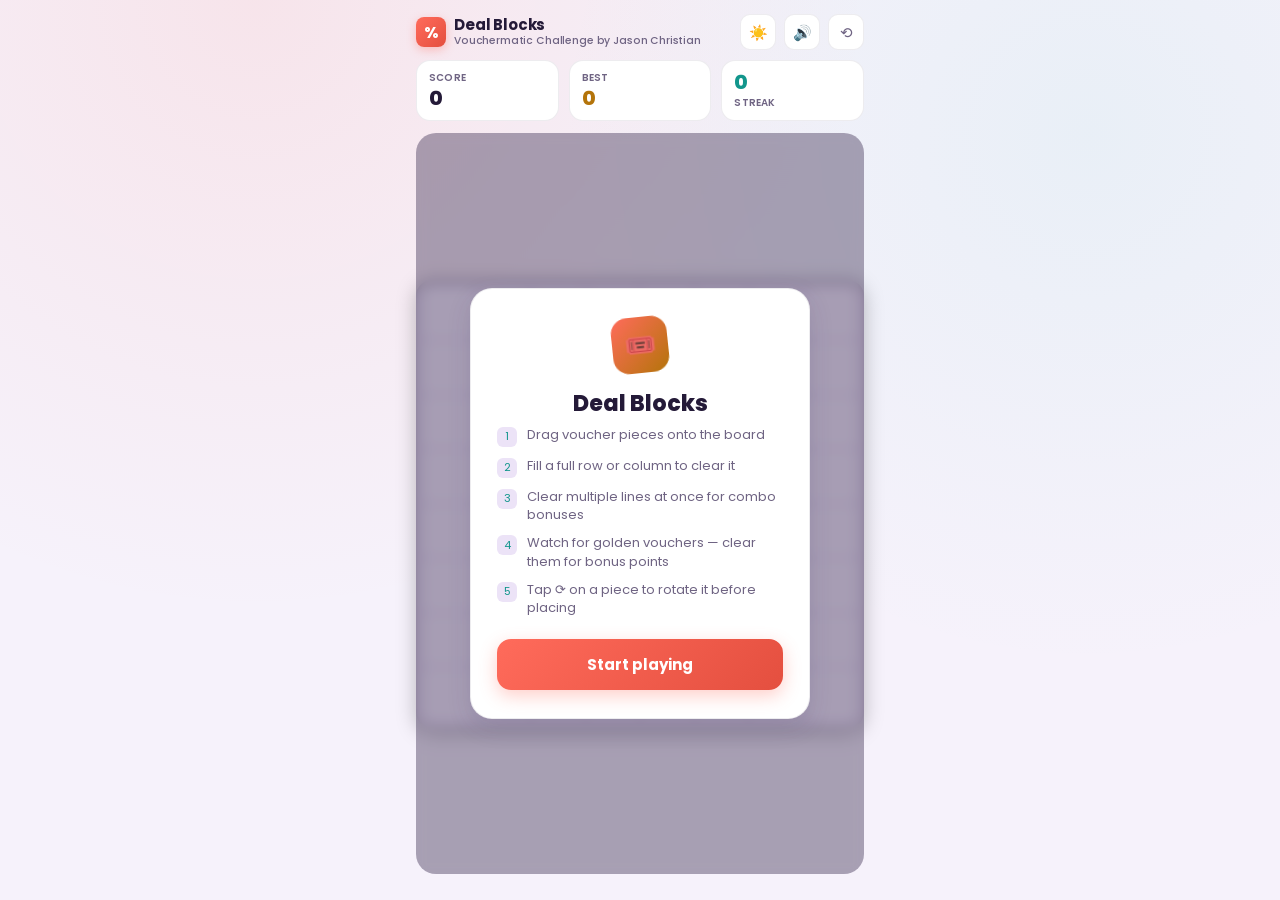
<file: index.html>
<!DOCTYPE html>
<html lang="en">
<head>
<meta charset="UTF-8">
<meta name="viewport" content="width=device-width, initial-scale=1.0, maximum-scale=1.0, user-scalable=no, viewport-fit=cover">
<title>Deal Blocks — Jason Christian</title>
<link rel="icon" type="image/svg+xml" href="data:image/svg+xml,%3Csvg xmlns='http://www.w3.org/2000/svg' viewBox='0 0 64 64'%3E%3Cdefs%3E%3ClinearGradient id='g' x1='0' y1='0' x2='1' y2='1'%3E%3Cstop offset='0' stop-color='%23FF6B5B'/%3E%3Cstop offset='1' stop-color='%23E44F3F'/%3E%3C/linearGradient%3E%3C/defs%3E%3Crect width='64' height='64' rx='16' fill='url(%23g)'/%3E%3Ctext x='32' y='43' font-family='Arial, sans-serif' font-weight='800' font-size='34' fill='%23fff' text-anchor='middle'%3E%25%3C/text%3E%3C/svg%3E">
<link rel="preconnect" href="https://fonts.googleapis.com">
<link href="https://fonts.googleapis.com/css2?family=Poppins:wght@400;500;600;700;800;900&display=swap" rel="stylesheet">
<link rel="stylesheet" href="deal-blocks.css">
</head>
<body>

<div id="app">

  <div id="srStatus" class="sr-only" role="status" aria-live="polite"></div>
  <p id="trayHelp" class="sr-only">Press Enter or Space on a piece to pick it up, use the arrow keys to move it over the board, Enter to place it, or Escape to cancel.</p>

  <div class="topbar">
    <div class="brand">
      <div class="brand-mark">%</div>
      <div class="brand-text">Deal Blocks
        <small>Vouchermatic Challenge by Jason Christian</small>
      </div>
    </div>
    <div class="topbar-actions">
      <div class="icon-btn" id="themeBtn" title="Toggle theme">🌙</div>
      <div class="icon-btn" id="muteBtn" title="Mute sound">🔊</div>
      <div class="icon-btn" id="restartBtn" title="Restart">⟲</div>
    </div>
  </div>

  <div class="score-strip">
    <div class="stat-card">
      <div class="label">SCORE</div>
      <div class="value" id="scoreVal">0</div>
    </div>
    <div class="stat-card best">
      <div class="label">BEST</div>
      <div class="value" id="bestVal">0</div>
    </div>
    <div class="stat-card streak">
      <div class="streak-row">
        <div class="value" id="streakVal">0</div>
        <span id="comboTag" class="combo-tag">COMBO</span>
      </div>
      <div class="label">STREAK</div>
    </div>
  </div>

  <div class="board-wrap">
    <div id="board" role="group" aria-label="Game board, 8 by 8"></div>
    <div class="overlay" id="gameOverOverlay">
      <div class="overlay-card">
        <div class="overlay-badge">🏷️</div>
        <h2>Deal's off!</h2>
        <p>No more room for your remaining vouchers. Here's how you did:</p>
        <div class="overlay-score">
          <div><div class="n" id="finalScore">0</div><div class="l">SCORE</div></div>
          <div><div class="n" id="finalBest">0</div><div class="l">BEST</div></div>
        </div>
        <button type="button" class="btn-primary" id="playAgainBtn">Play again</button>
      </div>
    </div>
    <div class="overlay show" id="startOverlay">
      <div class="overlay-card">
        <div class="overlay-badge">🎟️</div>
        <h2>Deal Blocks</h2>
        <ul class="rules-list">
          <li><span class="dot">1</span>Drag voucher pieces onto the board</li>
          <li><span class="dot">2</span>Fill a full row or column to clear it</li>
          <li><span class="dot">3</span>Clear multiple lines at once for combo bonuses</li>
          <li><span class="dot">4</span>Watch for golden vouchers — clear them for bonus points</li>
          <li><span class="dot">5</span>Tap ⟳ on a piece to rotate it before placing</li>
        </ul>
        <button type="button" class="btn-primary" id="startBtn">Start playing</button>
      </div>
    </div>
    <div class="overlay" id="restartConfirmOverlay">
      <div class="overlay-card">
        <div class="overlay-badge">⟲</div>
        <h2>Restart game?</h2>
        <p>Your current board and score will be lost.</p>
        <div class="confirm-actions">
          <button type="button" class="btn-secondary" id="restartCancelBtn">Cancel</button>
          <button type="button" class="btn-primary" id="restartConfirmBtn">Restart</button>
        </div>
      </div>
    </div>
  </div>

  <div class="tray-wrap">
    <div id="tray" role="group" aria-label="Available voucher pieces"></div>
  </div>

</div>

<div id="dragGhost"></div>

<script src="deal-blocks.js"></script>
</body>
</html>
</file>
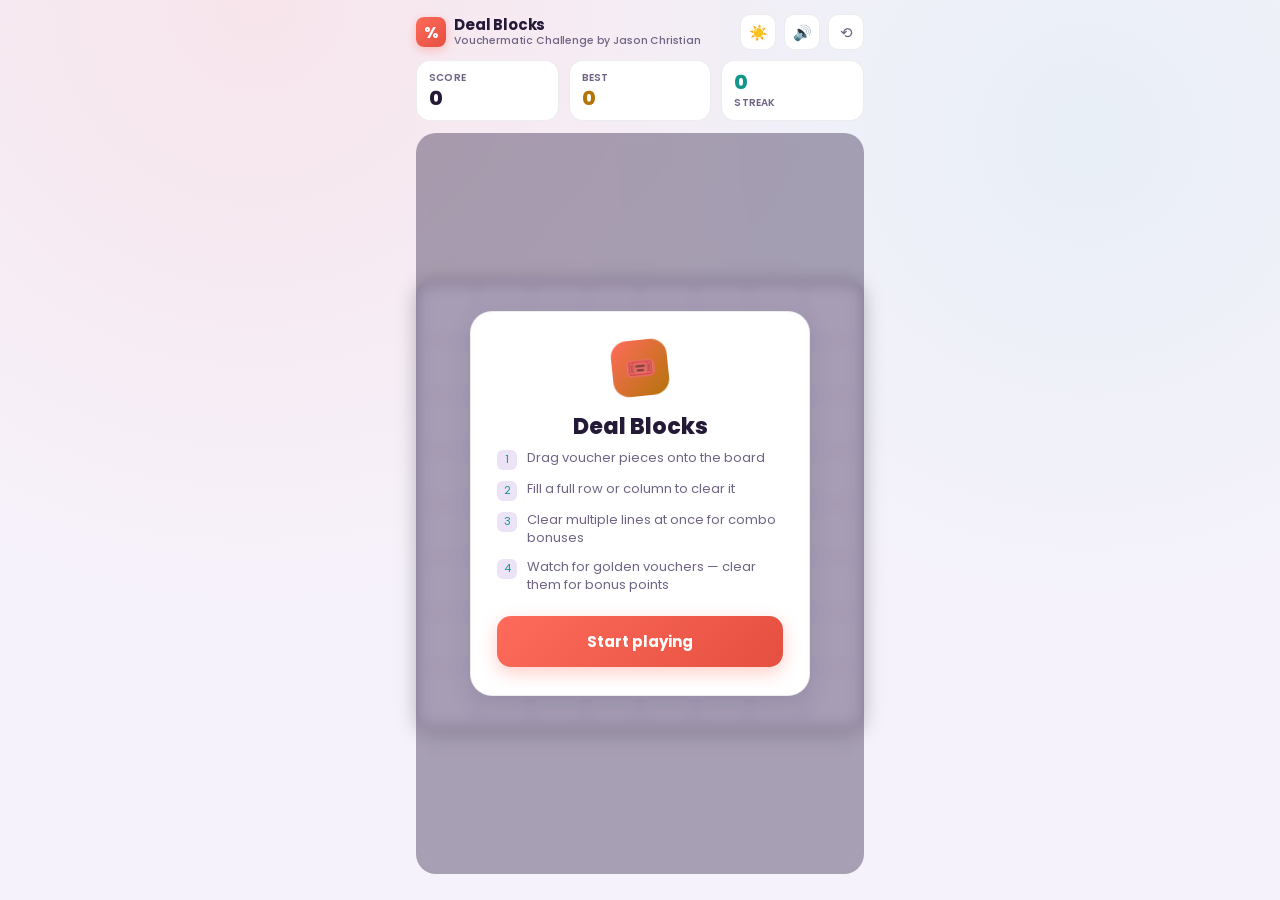
<file: deal-blocks.html>
<!DOCTYPE html>
<html lang="en">
<head>
<meta charset="UTF-8">
<meta name="viewport" content="width=device-width, initial-scale=1.0, maximum-scale=1.0, user-scalable=no, viewport-fit=cover">
<title>Deal Blocks — Jason Christian</title>
<link rel="icon" type="image/svg+xml" href="data:image/svg+xml,%3Csvg xmlns='http://www.w3.org/2000/svg' viewBox='0 0 64 64'%3E%3Cdefs%3E%3ClinearGradient id='g' x1='0' y1='0' x2='1' y2='1'%3E%3Cstop offset='0' stop-color='%23FF6B5B'/%3E%3Cstop offset='1' stop-color='%23E44F3F'/%3E%3C/linearGradient%3E%3C/defs%3E%3Crect width='64' height='64' rx='16' fill='url(%23g)'/%3E%3Ctext x='32' y='43' font-family='Arial, sans-serif' font-weight='800' font-size='34' fill='%23fff' text-anchor='middle'%3E%25%3C/text%3E%3C/svg%3E">
<link rel="preconnect" href="https://fonts.googleapis.com">
<link href="https://fonts.googleapis.com/css2?family=Poppins:wght@400;500;600;700;800;900&display=swap" rel="stylesheet">
<link rel="stylesheet" href="deal-blocks.css">
</head>
<body>

<div id="app">

  <div id="srStatus" class="sr-only" role="status" aria-live="polite"></div>
  <p id="trayHelp" class="sr-only">Press Enter or Space on a piece to pick it up, use the arrow keys to move it over the board, Enter to place it, or Escape to cancel.</p>

  <div class="topbar">
    <div class="brand">
      <div class="brand-mark">%</div>
      <div class="brand-text">Deal Blocks
        <small>Vouchermatic Challenge by Jason Christian</small>
      </div>
    </div>
    <div class="topbar-actions">
      <div class="icon-btn" id="themeBtn" title="Toggle theme">🌙</div>
      <div class="icon-btn" id="muteBtn" title="Mute sound">🔊</div>
      <div class="icon-btn" id="restartBtn" title="Restart">⟲</div>
    </div>
  </div>

  <div class="score-strip">
    <div class="stat-card">
      <div class="label">SCORE</div>
      <div class="value" id="scoreVal">0</div>
    </div>
    <div class="stat-card best">
      <div class="label">BEST</div>
      <div class="value" id="bestVal">0</div>
    </div>
    <div class="stat-card streak">
      <div class="streak-row">
        <div class="value" id="streakVal">0</div>
        <span id="comboTag" class="combo-tag">COMBO</span>
      </div>
      <div class="label">STREAK</div>
    </div>
  </div>

  <div class="board-wrap">
    <div id="board" role="group" aria-label="Game board, 8 by 8"></div>
    <div class="overlay" id="gameOverOverlay">
      <div class="overlay-card">
        <div class="overlay-badge">🏷️</div>
        <h2>Deal's off!</h2>
        <p>No more room for your remaining vouchers. Here's how you did:</p>
        <div class="overlay-score">
          <div><div class="n" id="finalScore">0</div><div class="l">SCORE</div></div>
          <div><div class="n" id="finalBest">0</div><div class="l">BEST</div></div>
        </div>
        <button type="button" class="btn-primary" id="playAgainBtn">Play again</button>
      </div>
    </div>
    <div class="overlay show" id="startOverlay">
      <div class="overlay-card">
        <div class="overlay-badge">🎟️</div>
        <h2>Deal Blocks</h2>
        <ul class="rules-list">
          <li><span class="dot">1</span>Drag voucher pieces onto the board</li>
          <li><span class="dot">2</span>Fill a full row or column to clear it</li>
          <li><span class="dot">3</span>Clear multiple lines at once for combo bonuses</li>
          <li><span class="dot">4</span>Watch for golden vouchers — clear them for bonus points</li>
        </ul>
        <button type="button" class="btn-primary" id="startBtn">Start playing</button>
      </div>
    </div>
    <div class="overlay" id="restartConfirmOverlay">
      <div class="overlay-card">
        <div class="overlay-badge">⟲</div>
        <h2>Restart game?</h2>
        <p>Your current board and score will be lost.</p>
        <div class="confirm-actions">
          <button type="button" class="btn-secondary" id="restartCancelBtn">Cancel</button>
          <button type="button" class="btn-primary" id="restartConfirmBtn">Restart</button>
        </div>
      </div>
    </div>
  </div>

  <div class="tray-wrap">
    <div id="tray" role="group" aria-label="Available voucher pieces"></div>
  </div>

</div>

<div id="dragGhost"></div>

<script src="deal-blocks.js"></script>
</body>
</html>
</file>
<file: deal-blocks.css>
:root{
  --bg-0:#150F1F;
  --bg-1:#1E1530;
  --bg-2:#271B3D;
  --card:#241A38;
  --coral:#FF6B5B;
  --coral-dark:#E44F3F;
  --gold:#FFC145;
  --mint:#4ECDC4;
  --lav:#EDE6F5;
  --lav-dim:#B7ACC9;
  --grid-cell:#2E2247;
  --ink:#150F1F;
  --border-soft:rgba(255,255,255,0.06);
  --scrim:rgba(11,7,18,0.88);
  --shadow:0 8px 24px rgba(0,0,0,0.35);
}

/* Light theme: follows the OS/browser preference unless explicitly forced dark */
@media (prefers-color-scheme: light){
  :root:not([data-theme="dark"]){
    --bg-0:#F6F2FB;
    --bg-1:#ECE3F7;
    --bg-2:#FFFFFF;
    --card:#FFFFFF;
    --gold:#B4740A;
    --mint:#12968C;
    --lav:#241A38;
    --lav-dim:#6F6483;
    --grid-cell:#F5EFFC;
    --border-soft:rgba(36,20,56,0.08);
    --scrim:rgba(50,36,74,0.4);
    --shadow:0 8px 24px rgba(60,40,90,0.14);
  }
}

/* Manual toggle wins over the system preference in either direction */
:root[data-theme="light"]{
  --bg-0:#F6F2FB;
  --bg-1:#ECE3F7;
  --bg-2:#FFFFFF;
  --card:#FFFFFF;
  --gold:#B4740A;
  --mint:#12968C;
  --lav:#241A38;
  --lav-dim:#6F6483;
  --grid-cell:#F5EFFC;
  --border-soft:rgba(36,20,56,0.08);
  --scrim:rgba(50,36,74,0.4);
  --shadow:0 8px 24px rgba(60,40,90,0.14);
}
:root[data-theme="dark"]{
  --bg-0:#150F1F;
  --bg-1:#1E1530;
  --bg-2:#271B3D;
  --card:#241A38;
  --gold:#FFC145;
  --mint:#4ECDC4;
  --lav:#EDE6F5;
  --lav-dim:#B7ACC9;
  --grid-cell:#2E2247;
  --border-soft:rgba(255,255,255,0.06);
  --scrim:rgba(11,7,18,0.88);
  --shadow:0 8px 24px rgba(0,0,0,0.35);
}
*{box-sizing:border-box; -webkit-tap-highlight-color:transparent;}
.sr-only{
  position:absolute; width:1px; height:1px;
  padding:0; margin:-1px; overflow:hidden;
  clip:rect(0,0,0,0); white-space:nowrap; border:0;
}
html,body{
  margin:0; padding:0; height:100%;
  background:
    radial-gradient(circle at 20% 0%, rgba(255,107,91,0.10), transparent 45%),
    radial-gradient(circle at 85% 15%, rgba(78,205,196,0.08), transparent 40%),
    var(--bg-0);
  color:var(--lav);
  font-family:'Poppins', sans-serif;
  overflow:hidden;
  overscroll-behavior:none;
  touch-action:none;
  -webkit-user-select:none;
  user-select:none;
  transition:background-color .25s ease, color .25s ease;
}
#app{
  max-width:480px;
  margin:0 auto;
  height:100dvh;
  display:flex;
  flex-direction:column;
  padding:max(14px, env(safe-area-inset-top)) 16px max(14px, env(safe-area-inset-bottom));
  position:relative;
}

/* ---------- HEADER ---------- */
.topbar{
  display:flex; align-items:center; justify-content:space-between;
  margin-bottom:10px;
}
.brand{
  display:flex; align-items:center; gap:8px;
}
.brand-mark{
  width:30px; height:30px; border-radius:8px;
  background:linear-gradient(135deg, var(--coral), var(--coral-dark));
  display:flex; align-items:center; justify-content:center;
  font-weight:800; font-size:15px; color:#fff;
  box-shadow:0 3px 10px rgba(255,107,91,0.35);
  flex-shrink:0;
}
.brand-text{
  font-weight:700; font-size:15px; letter-spacing:-0.01em; color:var(--lav);
  line-height:1.1;
}
.brand-text small{
  display:block; font-weight:500; font-size:10.5px; color:var(--lav-dim); margin-top:1px;
}
.topbar-actions{
  display:flex; gap:8px;
}
.icon-btn{
  width:36px; height:36px; border-radius:10px;
  background:var(--card); border:1px solid var(--border-soft);
  display:flex; align-items:center; justify-content:center;
  color:var(--lav-dim); cursor:pointer;
  font-size:15px;
  transition:transform .12s ease;
}
.icon-btn:active{ transform:scale(0.9); }
#restartBtn:active{ transform:scale(0.9) rotate(-40deg); }
#muteBtn.muted{ opacity:0.5; }

/* ---------- SCORE STRIP ---------- */
.score-strip{
  display:flex; gap:10px; margin-bottom:12px;
}
.stat-card{
  flex:1;
  background:var(--card);
  border:1px solid var(--border-soft);
  border-radius:14px;
  padding:9px 12px;
  position:relative;
  overflow:hidden;
}
.stat-card .label{
  font-size:10px; color:var(--lav-dim); font-weight:600; letter-spacing:0.02em;
}
.stat-card .value{
  font-size:20px; font-weight:800; color:var(--lav); line-height:1.25; font-variant-numeric:tabular-nums;
}
.stat-card .value.bump{ animation:valueBump .28s cubic-bezier(.34,1.56,.64,1); }
@keyframes valueBump{
  0%{ transform:scale(1); }
  45%{ transform:scale(1.22); }
  100%{ transform:scale(1); }
}
.stat-card.best .value{ color:var(--gold); }
.stat-card.streak{
  display:flex; flex-direction:column; justify-content:center;
}
.streak-row{ display:flex; align-items:baseline; gap:5px; }
.streak-row .value{ color:var(--mint); }
.combo-tag{
  font-size:10px; font-weight:700; color:var(--ink);
  background:var(--mint);
  padding:1px 6px; border-radius:20px;
  opacity:0; transform:translateY(2px);
  transition:opacity .18s ease, transform .18s ease;
}
.combo-tag.show{ opacity:1; transform:translateY(0); }

/* ---------- BOARD ---------- */
.board-wrap{
  flex:1;
  display:flex;
  align-items:center;
  justify-content:center;
  min-height:0;
  position:relative;
}
#board{
  display:grid;
  grid-template-columns:repeat(8, 1fr);
  grid-template-rows:repeat(8, 1fr);
  gap:4px;
  width:100%;
  aspect-ratio:1/1;
  max-height:100%;
  background:var(--bg-1);
  padding:8px;
  border-radius:16px;
  box-shadow:inset 0 2px 8px rgba(0,0,0,0.3), 0 4px 20px rgba(0,0,0,0.25);
}
#board.shake{ animation:boardShake .32s ease; }
@keyframes boardShake{
  0%,100%{ transform:translateX(0); }
  20%{ transform:translateX(-6px); }
  40%{ transform:translateX(5px); }
  60%{ transform:translateX(-4px); }
  80%{ transform:translateX(3px); }
}
#board.combo-flash{ animation:comboFlash .5s ease; }
@keyframes comboFlash{
  0%{ box-shadow:inset 0 2px 8px rgba(0,0,0,0.3), 0 4px 20px rgba(0,0,0,0.25), inset 0 0 0 0 rgba(255,193,69,0); }
  30%{ box-shadow:inset 0 2px 8px rgba(0,0,0,0.3), 0 4px 20px rgba(0,0,0,0.25), inset 0 0 34px 6px rgba(255,193,69,0.5); }
  100%{ box-shadow:inset 0 2px 8px rgba(0,0,0,0.3), 0 4px 20px rgba(0,0,0,0.25), inset 0 0 0 0 rgba(255,193,69,0); }
}
#board.line-flash{ animation:lineFlash .4s ease; }
@keyframes lineFlash{
  0%{ box-shadow:inset 0 2px 8px rgba(0,0,0,0.3), 0 4px 20px rgba(0,0,0,0.25), inset 0 0 0 0 rgba(78,205,196,0); }
  35%{ box-shadow:inset 0 2px 8px rgba(0,0,0,0.3), 0 4px 20px rgba(0,0,0,0.25), inset 0 0 22px 4px rgba(78,205,196,0.4); }
  100%{ box-shadow:inset 0 2px 8px rgba(0,0,0,0.3), 0 4px 20px rgba(0,0,0,0.25), inset 0 0 0 0 rgba(78,205,196,0); }
}
.cell{
  background:var(--grid-cell);
  border-radius:6px;
  position:relative;
  transition:background .12s ease, box-shadow .12s ease;
}
.cell.filled{
  box-shadow:inset 0 -3px 0 rgba(0,0,0,0.18), inset 0 2px 0 rgba(255,255,255,0.15);
}
.cell.placed-pop{
  animation:placePop .28s cubic-bezier(.34,1.56,.64,1);
}
@keyframes placePop{
  0%{ transform:scale(0.55); }
  55%{ transform:scale(1.18); }
  100%{ transform:scale(1); }
}
.cell.preview-ok{
  background:rgba(78,205,196,0.35) !important;
  box-shadow:inset 0 0 0 2px rgba(78,205,196,0.7) !important;
}
.cell.preview-bad{
  background:rgba(255,90,122,0.28) !important;
  box-shadow:inset 0 0 0 2px rgba(255,90,122,0.55) !important;
}
.cell.clearing{
  animation:cellClear .32s ease forwards;
}
@keyframes cellClear{
  0%{ transform:scale(1); filter:brightness(1); }
  40%{ transform:scale(1.12); filter:brightness(1.6); }
  100%{ transform:scale(0.2); filter:brightness(2); opacity:0; }
}

/* ---------- TRAY ---------- */
.tray-wrap{
  margin-top:12px;
}
#tray{
  display:grid;
  grid-template-columns:repeat(3, 1fr);
  gap:8px;
}
.piece-slot:focus-visible{
  outline:2px solid var(--mint);
  outline-offset:2px;
}
.piece-slot{
  background:var(--card);
  border-radius:14px;
  min-height:78px;
  display:flex;
  align-items:center;
  justify-content:center;
  padding:6px;
  position:relative;
  border:1px solid var(--border-soft);
  transition:opacity .15s ease, transform .15s ease;
  touch-action:none;
}
.piece-slot.empty{
  opacity:0.25;
}
.piece-slot.pop-in{
  animation:slotPopIn .32s cubic-bezier(.34,1.56,.64,1);
}
@keyframes slotPopIn{
  0%{ opacity:0; transform:scale(0.5) translateY(8px); }
  60%{ opacity:1; }
  100%{ opacity:1; transform:scale(1) translateY(0); }
}
.piece-slot.dragging-source{
  opacity:0.3;
}
.rotate-btn{
  position:absolute;
  top:4px; right:4px;
  width:20px; height:20px;
  border-radius:6px;
  background:var(--bg-1);
  color:var(--lav-dim);
  display:flex; align-items:center; justify-content:center;
  font-size:12px;
  line-height:1;
  cursor:pointer;
  z-index:2;
  transition:transform .12s ease, color .12s ease;
}
.rotate-btn:hover{ color:var(--lav); }
.rotate-btn:active{ transform:scale(0.85) rotate(70deg); }
.rotate-btn:focus-visible{
  outline:2px solid var(--mint);
  outline-offset:1px;
}
.piece-grid{
  display:grid;
  gap:3px;
  pointer-events:none;
}
.piece-cell{
  border-radius:4px;
  background:var(--coral);
  box-shadow:inset 0 -2px 0 rgba(0,0,0,0.2), inset 0 1px 0 rgba(255,255,255,0.25);
}
.piece-cell.empty{ background:transparent; box-shadow:none; }
.piece-cell.golden{
  background:linear-gradient(135deg, var(--gold), #E8971E);
  box-shadow:inset 0 -2px 0 rgba(0,0,0,0.25), inset 0 1px 0 rgba(255,255,255,0.4), 0 0 8px rgba(255,193,69,0.55);
  animation:goldenPulse 1.4s ease-in-out infinite;
}
@keyframes goldenPulse{
  0%,100%{ filter:brightness(1); }
  50%{ filter:brightness(1.25); }
}

/* voucher notch decoration on piece + placed cells */
.voucher-notch::before, .voucher-notch::after{
  content:'';
  position:absolute;
  width:5px; height:5px;
  border-radius:50%;
  background:var(--bg-1);
  top:50%; transform:translateY(-50%);
}

/* ---------- DRAG GHOST ---------- */
#dragGhost{
  position:fixed;
  pointer-events:none;
  z-index:999;
  display:none;
  gap:3px;
  grid-template-columns:repeat(var(--gc,3), 1fr);
}
#dragGhost .g-cell{
  border-radius:5px;
  background:var(--coral);
  opacity:0.92;
  box-shadow:0 4px 10px rgba(0,0,0,0.4);
}
#dragGhost .g-cell.empty{ background:transparent; box-shadow:none; }
#dragGhost .g-cell.golden{
  background:linear-gradient(135deg, var(--gold), #E8971E);
  box-shadow:0 4px 10px rgba(0,0,0,0.4), 0 0 10px rgba(255,193,69,0.6);
}

/* ---------- FLOATING SCORE POPUP ---------- */
.float-pop{
  position:absolute;
  font-weight:800;
  font-size:22px;
  color:var(--gold);
  text-shadow:0 2px 8px rgba(0,0,0,0.4);
  pointer-events:none;
  animation:floatUp .8s ease forwards;
  z-index:50;
  white-space:nowrap;
}
@keyframes floatUp{
  0%{ opacity:0; transform:translate(-50%,0) scale(0.7); }
  15%{ opacity:1; transform:translate(-50%,-8px) scale(1.05); }
  100%{ opacity:0; transform:translate(-50%,-46px) scale(1); }
}

/* ---------- OVERLAY: GAME OVER ---------- */
.overlay{
  position:absolute; inset:0;
  background:var(--scrim);
  -webkit-backdrop-filter:blur(6px);
  backdrop-filter:blur(6px);
  display:flex; align-items:center; justify-content:center;
  z-index:200;
  opacity:0; pointer-events:none;
  transition:opacity .25s ease;
  border-radius:20px;
}
.overlay.show{ opacity:1; pointer-events:auto; }
.overlay-card{
  background:var(--bg-2);
  border-radius:22px;
  padding:28px 26px;
  width:88%;
  max-width:340px;
  text-align:center;
  box-shadow:var(--shadow);
  border:1px solid var(--border-soft);
  transform:translateY(10px) scale(0.97);
  transition:transform .25s ease;
}
.overlay.show .overlay-card{ transform:translateY(0) scale(1); }
.overlay-badge{
  width:56px; height:56px;
  margin:0 auto 14px;
  border-radius:16px;
  background:linear-gradient(135deg, var(--coral), var(--gold));
  display:flex; align-items:center; justify-content:center;
  font-size:26px;
  transform:rotate(-6deg);
}
.overlay-card h2{
  margin:0 0 6px; font-size:22px; font-weight:800; color:var(--lav);
}
.overlay-card p{
  margin:0 0 20px; font-size:13.5px; color:var(--lav-dim); line-height:1.5;
}
.overlay-score{
  display:flex; justify-content:center; gap:28px; margin-bottom:22px;
}
.overlay-score div{ text-align:center; }
.overlay-score .n{ font-size:26px; font-weight:800; color:var(--gold); font-variant-numeric:tabular-nums; }
.overlay-score .l{ font-size:10.5px; color:var(--lav-dim); font-weight:600; margin-top:2px; }
.btn-primary{
  width:100%;
  background:linear-gradient(135deg, var(--coral), var(--coral-dark));
  color:#fff;
  border:none;
  border-radius:14px;
  padding:14px;
  font-family:inherit;
  font-size:15px;
  font-weight:700;
  cursor:pointer;
  box-shadow:0 6px 18px rgba(255,107,91,0.32);
}
.btn-primary:active{ transform:scale(0.98); }

.confirm-actions{
  display:flex;
  gap:10px;
}
.confirm-actions .btn-primary,
.confirm-actions .btn-secondary{
  width:auto;
  flex:1;
}
.btn-secondary{
  background:var(--card);
  color:var(--lav);
  border:1px solid var(--border-soft);
  border-radius:14px;
  padding:14px;
  font-family:inherit;
  font-size:15px;
  font-weight:700;
  cursor:pointer;
}
.btn-secondary:active{ transform:scale(0.98); }

/* ---------- START OVERLAY ---------- */
.rules-list{
  text-align:left;
  margin:0 0 22px;
  padding:0;
  list-style:none;
  display:flex;
  flex-direction:column;
  gap:10px;
}
.rules-list li{
  display:flex;
  gap:10px;
  align-items:flex-start;
  font-size:13px;
  color:var(--lav-dim);
  line-height:1.4;
}
.rules-list .dot{
  width:20px; height:20px; border-radius:6px;
  background:var(--bg-1);
  color:var(--mint);
  display:flex; align-items:center; justify-content:center;
  font-size:11px; flex-shrink:0; margin-top:1px;
}

@media (max-height:640px){
  .tray-wrap{ margin-top:8px; }
  .piece-slot{ min-height:64px; }
  .score-strip{ margin-bottom:8px; }
}
</file>
